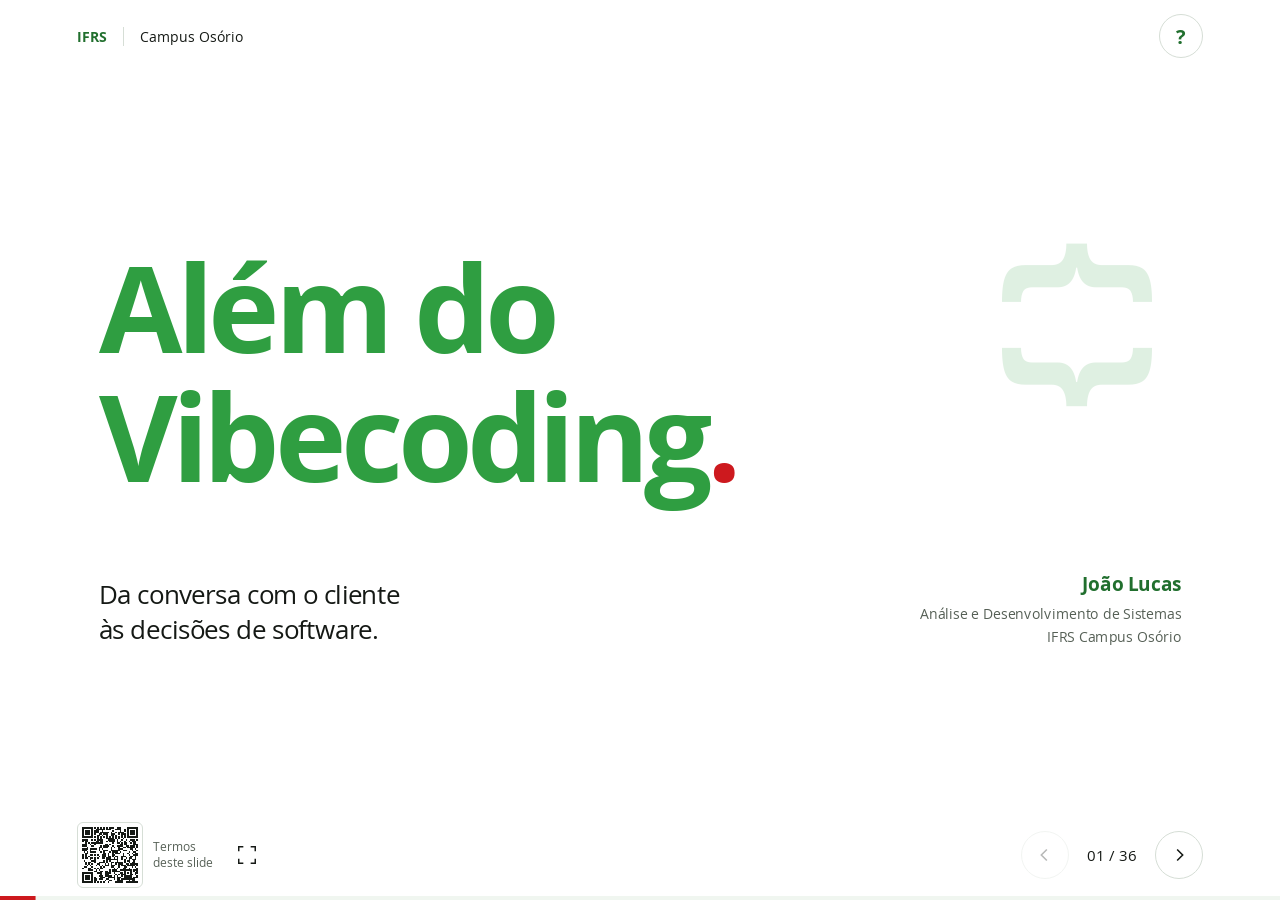
<file: index.html>
<!doctype html>
<html lang="pt-BR">
<head>
  <meta charset="utf-8">
  <meta name="viewport" content="width=device-width, initial-scale=1">
  <meta name="theme-color" content="#2f9e41">
  <meta name="color-scheme" content="only light">
  <meta name="description" content="Além do Vibecoding: uma oficina sobre decisões, engenharia de software e desenvolvimento com IA. IFRS Campus Osório.">
  <title>Além do Vibecoding · João Lucas</title>
  <link rel="stylesheet" href="styles.css?v=318989806f">
  <script src="assets/qrcode.js?v=18ae399f81" defer></script>
  <script src="slides.js?v=240663bb72" defer></script>
  <script src="app.js?v=5cd22096bf" defer></script>
</head>
<body>
  <a class="skip-link" href="#slide">Ir para o slide</a>
  <header class="masthead">
    <span>IFRS <span class="campus">Campus Osório</span></span>
    <button id="questions" class="questions-button" type="button" aria-haspopup="dialog" aria-label="Perguntas" title="Perguntas (Q)">
      <span aria-hidden="true">?</span>
      <span id="questions-badge" class="questions-badge" hidden>0</span>
    </button>
  </header>
  <main id="slide" class="slide" tabindex="-1" aria-label="Apresentação"></main>
  <footer class="controls">
    <div class="tools">
      <a id="slide-qr" class="slide-qr" target="_blank" rel="noopener noreferrer" aria-label="Abrir os termos deste slide no dicionário" hidden><span class="qr"></span><span class="slide-qr-label">Termos<br>deste slide</span></a>
      <button id="fullscreen" class="quiet" title="Tela cheia (F)" aria-label="Entrar em tela cheia">
        <svg viewBox="0 0 24 24" fill="none" stroke="currentColor" stroke-width="1.6" aria-hidden="true"><path d="M8 3H3v5M16 3h5v5M3 16v5h5M21 16v5h-5"/></svg>
      </button>
      <button id="autoplay" class="quiet" hidden aria-label="Pausar demonstração" aria-pressed="false" title="Pausar demonstração (P)">
        <svg viewBox="0 0 24 24" fill="none" stroke="currentColor" stroke-width="1.6" aria-hidden="true"><path id="autoplay-icon" d="M9 5v14M15 5v14"/></svg>
      </button>
    </div>
    <nav aria-label="Navegação dos slides">
      <button id="previous" aria-label="Voltar" title="Voltar (←)"><svg viewBox="0 0 24 24" fill="none" stroke="currentColor" stroke-width="1.7" aria-hidden="true"><path d="m14 6-6 6 6 6"/></svg></button>
      <span id="counter" aria-label="Slide atual"></span>
      <button id="next" aria-label="Avançar" title="Avançar (→ ou Espaço)"><svg viewBox="0 0 24 24" fill="none" stroke="currentColor" stroke-width="1.7" aria-hidden="true"><path d="m10 6 6 6-6 6"/></svg></button>
    </nav>
  </footer>
  <div class="progress" role="progressbar" aria-label="Progresso da apresentação" aria-valuemin="1"><span></span></div>
  <p id="announcement" class="sr-only" role="status" aria-live="polite"></p>
  <dialog id="questions-dialog" class="q-dialog" aria-labelledby="questions-title">
    <div class="q-head">
      <h2 id="questions-title">Perguntas</h2>
      <form method="dialog"><button class="q-close">Fechar</button></form>
    </div>
    <ol id="questions-list" class="q-list"></ol>
  </dialog>
  <dialog id="question-detail" class="q-dialog q-detail" aria-labelledby="question-detail-name">
    <p id="question-detail-name" class="q-detail-name"></p>
    <p id="question-detail-term" class="q-term"></p>
    <p id="question-detail-text" class="q-detail-text"></p>
    <form method="dialog"><button class="q-close">Fechar</button></form>
  </dialog>
  <div id="question-toast" class="q-toast-box" aria-live="polite"></div>
  <noscript>Ative o JavaScript para navegar na apresentação.</noscript>
</body>
</html>
</file>
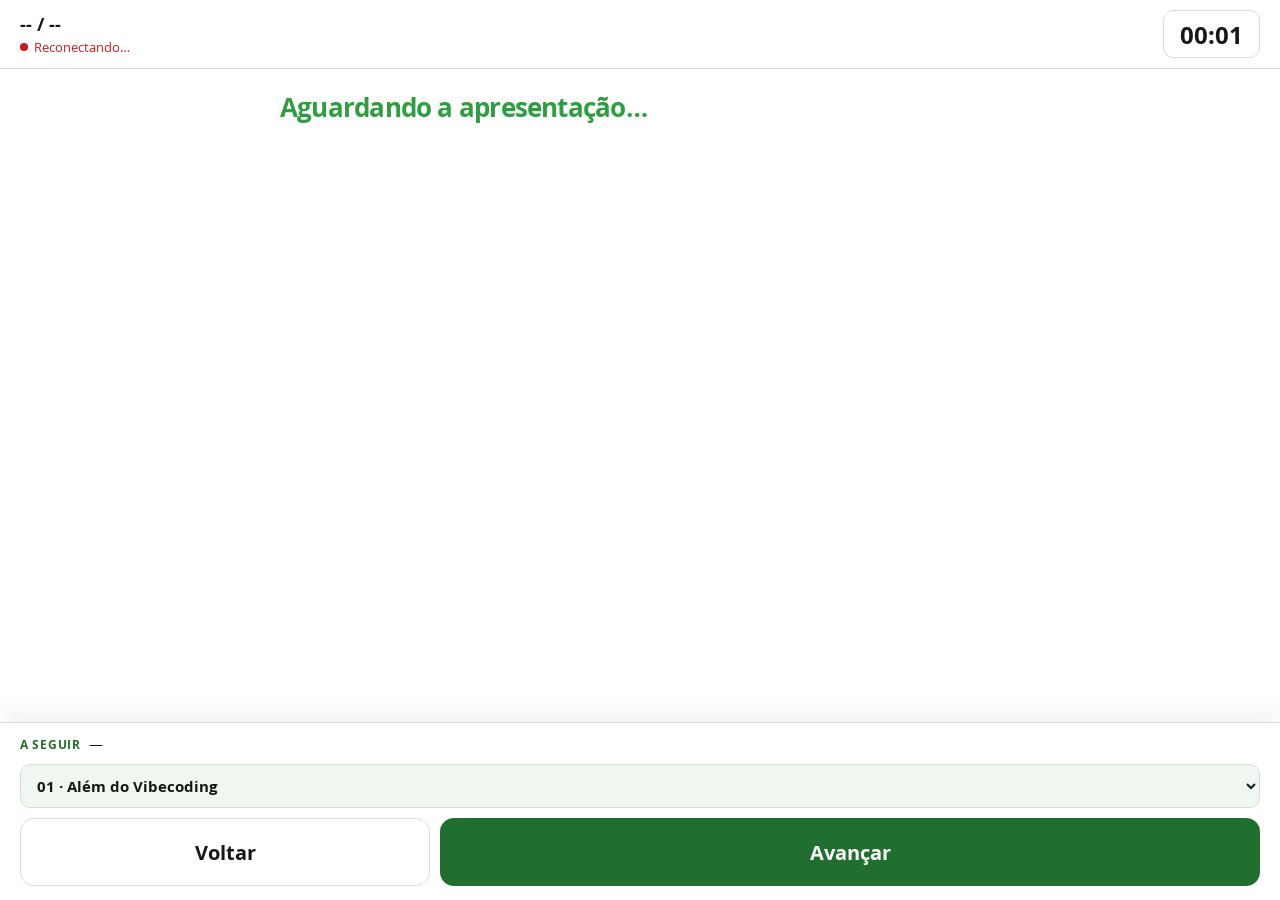
<file: apresentador/index.html>
<!doctype html>
<html lang="pt-BR">
<head>
  <meta charset="utf-8">
  <meta name="viewport" content="width=device-width, initial-scale=1, viewport-fit=cover">
  <meta name="theme-color" content="#ffffff">
  <meta name="color-scheme" content="only light">
  <meta name="robots" content="noindex">
  <title>Apresentador · Além do Vibecoding</title>
  <link rel="stylesheet" href="apresentador.css?v=2541f00676">
  <script src="../slides.js?v=240663bb72" defer></script>
  <script src="apresentador.js?v=c1014c5fa7" defer></script>
</head>
<body>
  <header class="a-top">
    <div class="a-where">
      <span id="counter" class="a-counter">-- / --</span>
      <span id="status" class="a-status" role="status">Conectando…</span>
    </div>
    <button id="timer" class="a-timer" type="button" aria-label="Cronômetro. Toque duas vezes para zerar.">00:00</button>
  </header>

  <main class="a-main">
    <p id="chapter" class="a-chapter"></p>
    <h1 id="title" class="a-title">Aguardando a apresentação…</h1>
    <p id="step" class="a-step"></p>
    <div id="notes" class="a-notes" aria-live="polite"></div>
    <details id="check-box" class="a-check" hidden>
      <summary>Atenção</summary>
      <p id="check"></p>
    </details>
  </main>

  <footer class="a-controls">
    <p class="a-next"><span>A seguir</span> <strong id="next-label">—</strong></p>
    <label class="a-jump">
      <span class="sr-only">Ir para o slide</span>
      <select id="jump"></select>
    </label>
    <div class="a-buttons">
      <button id="prev" class="a-prev" type="button">Voltar</button>
      <button id="forward" class="a-forward" type="button">Avançar</button>
    </div>
  </footer>
  <noscript>Ative o JavaScript para controlar a apresentação.</noscript>
</body>
</html>
</file>
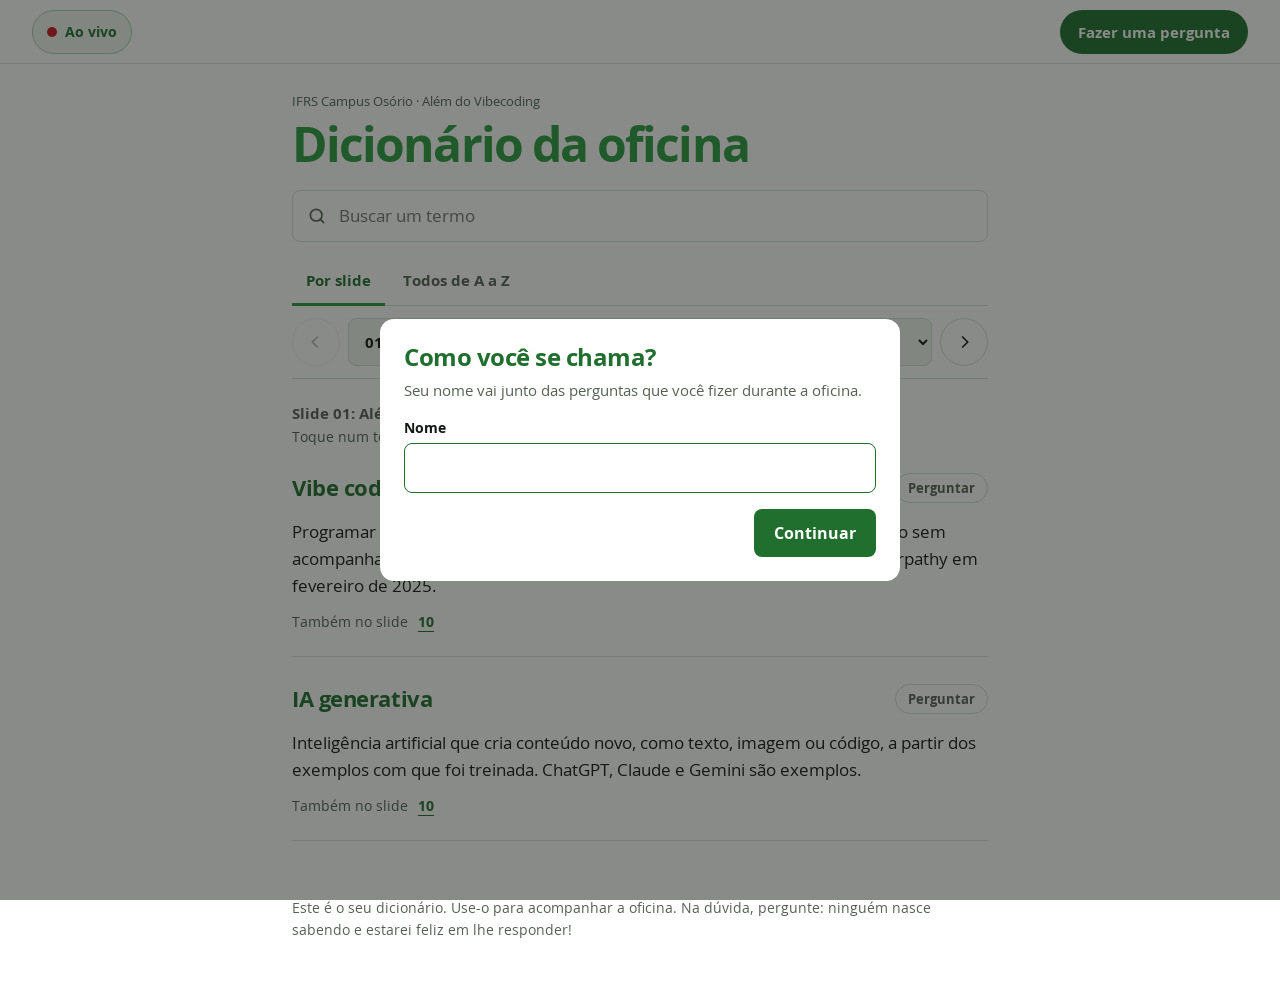
<file: dicionario/index.html>
<!doctype html>
<html lang="pt-BR">
<head>
  <meta charset="utf-8">
  <meta name="viewport" content="width=device-width, initial-scale=1">
  <meta name="theme-color" content="#2f9e41">
  <meta name="color-scheme" content="only light">
  <meta name="description" content="Dicionário da oficina Além do Vibecoding: os termos de cada slide, explicados. IFRS Campus Osório.">
  <title>Dicionário · Além do Vibecoding</title>
  <link rel="stylesheet" href="dicionario.css?v=dd93a4f6a9">
  <script src="../slides.js?v=240663bb72" defer></script>
  <script src="../glossario.js?v=e715bb2430" defer></script>
  <script src="dicionario.js?v=661734e2d6" defer></script>
</head>
<body>
  <a class="skip-link" href="#main">Ir para os termos</a>
  <div class="d-bar">
    <button id="live" class="d-live" type="button" aria-pressed="true">
      <span class="d-live-dot" aria-hidden="true"></span>
      <span id="live-label">Ao vivo</span>
    </button>
    <button id="ask" class="d-ask" type="button" aria-haspopup="dialog">Fazer uma pergunta</button>
  </div>

  <header class="d-head">
    <p class="d-kicker">IFRS Campus Osório · Além do Vibecoding</p>
    <h1>Dicionário da oficina</h1>
    <label class="d-search">
      <span class="sr-only">Buscar um termo</span>
      <svg viewBox="0 0 24 24" aria-hidden="true"><circle cx="11" cy="11" r="7"/><path d="m20 20-4-4"/></svg>
      <input id="search" type="search" placeholder="Buscar um termo" autocomplete="off" enterkeyhint="search">
    </label>
    <nav class="d-tabs" aria-label="Modo de consulta">
      <a id="tab-slide" href="#abertura">Por slide</a>
      <a id="tab-all" href="#termos">Todos de A a Z</a>
    </nav>
  </header>

  <main id="main" tabindex="-1">
    <section id="view-slide" aria-labelledby="slide-heading">
      <div class="d-slidebar">
        <button id="prev" type="button" aria-label="Slide anterior"><svg viewBox="0 0 24 24" aria-hidden="true"><path d="m14 6-6 6 6 6"/></svg></button>
        <label class="d-select">
          <span class="sr-only">Escolher o slide</span>
          <select id="slide-select"></select>
        </label>
        <button id="next" type="button" aria-label="Próximo slide"><svg viewBox="0 0 24 24" aria-hidden="true"><path d="m10 6 6 6-6 6"/></svg></button>
      </div>
      <h2 id="slide-heading" class="d-slide-title"></h2>
      <p class="d-hint">Toque num termo para perguntar sobre ele.</p>
      <ol id="slide-terms" class="d-terms"></ol>
    </section>

    <section id="view-all" aria-labelledby="all-heading" hidden>
      <h2 id="all-heading" class="d-slide-title">Todos os termos</h2>
      <ol id="all-terms" class="d-terms"></ol>
    </section>

    <section id="view-search" aria-labelledby="search-heading" hidden>
      <h2 id="search-heading" class="d-slide-title" aria-live="polite"></h2>
      <ol id="search-terms" class="d-terms"></ol>
    </section>
  </main>

  <footer class="d-foot">
    <p>Este é o seu dicionário. Use-o para acompanhar a oficina. Na dúvida, pergunte: ninguém nasce sabendo e estarei feliz em lhe responder!</p>
  </footer>

  <dialog id="name-dialog" class="d-dialog" aria-labelledby="name-title">
    <form id="name-form" novalidate>
      <h2 id="name-title">Como você se chama?</h2>
      <p class="d-dialog-text">Seu nome vai junto das perguntas que você fizer durante a oficina.</p>
      <label class="d-field">
        <span>Nome</span>
        <input id="name-input" name="nome" type="text" autocomplete="name" maxlength="60" required>
      </label>
      <p id="name-error" class="d-error" role="alert"></p>
      <div class="d-actions"><button class="d-primary" type="submit">Continuar</button></div>
    </form>
  </dialog>

  <dialog id="ask-dialog" class="d-dialog" aria-labelledby="ask-title">
    <form id="ask-form" novalidate>
      <h2 id="ask-title">Fazer uma pergunta</h2>
      <p id="ask-as" class="d-dialog-text"></p>
      <label class="d-field">
        <span>Sua pergunta</span>
        <textarea id="ask-text" name="texto" rows="4" required></textarea>
      </label>
      <p id="ask-error" class="d-error" role="alert"></p>
      <div class="d-actions">
        <button id="ask-cancel" class="d-secondary" type="button">Cancelar</button>
        <button id="ask-send" class="d-primary" type="submit">Enviar</button>
      </div>
    </form>
    <div id="ask-done" class="d-done" hidden>
      <svg viewBox="0 0 24 24" aria-hidden="true"><circle cx="12" cy="12" r="11"/><path d="m7 12.5 3.2 3.2L17 9"/></svg>
      <h2>Pergunta enviada</h2>
      <div class="d-actions"><button id="ask-close" class="d-primary" type="button">Fechar</button></div>
    </div>
  </dialog>
  <noscript>Ative o JavaScript para consultar o dicionário.</noscript>
</body>
</html>
</file>
<file: styles.css>
@font-face{font-family:"Open Sans";src:url("assets/open-sans-regular.ttf") format("truetype");font-weight:400;font-display:swap}
@font-face{font-family:"Open Sans";src:url("assets/open-sans-bold.ttf") format("truetype");font-weight:700 900;font-display:swap}
:root{
  color-scheme:only light;--green-stage:#237a32;--ease-out:cubic-bezier(0.23,1,0.32,1);--feedback-duration:180ms;
  --if-green:#2f9e41;--if-red:#cd191e;--paper:#fff;--ink:#151915;
  --green-ink:#216f2e;--muted:#566056;--line:#d6ded6;--wash:#f0f6f0;
  --gutter:clamp(24px,6vw,104px);--header:82px;--footer:88px;
  font-family:"Open Sans",Arial,sans-serif;color:var(--ink);background:var(--paper);
  font-synthesis:none;
}
*{box-sizing:border-box}
body{margin:0;min-height:100svh}
button,a{-webkit-tap-highlight-color:transparent}
button{font:inherit;cursor:pointer;color:inherit}
a{color:var(--green-ink);text-underline-offset:5px}
button:focus-visible,a:focus-visible,summary:focus-visible{outline:3px solid var(--if-red);outline-offset:5px}
button:disabled{cursor:default;opacity:.3}
button svg{width:22px;height:22px;display:block}
.masthead{height:var(--header);padding:0 var(--gutter);display:flex;align-items:center;justify-content:space-between;font-size:14px;font-weight:700;gap:20px}
.masthead>span:first-child{display:flex;gap:16px;align-items:center}
.campus{font-weight:400;border-left:1px solid var(--line);padding-left:16px}
#chapter{color:var(--muted);font-weight:400;text-align:right}
.slide{min-height:calc(100svh - var(--header) - var(--footer));padding:clamp(22px,4vh,56px) var(--gutter) 40px;display:flex;flex-direction:column;justify-content:center;position:relative;isolation:isolate;outline:none}
h1,h2,h3,p,blockquote,pre{margin:0}
h1,h2,h3{font-weight:700;letter-spacing:-.04em;text-wrap:balance;line-height:1.08}
h1{font-size:clamp(62px,9.8vw,158px);max-width:11ch}
h2{font-size:clamp(42px,5.2vw,82px);max-width:20ch;margin-bottom:40px}
h3{font-size:clamp(24px,2.5vw,38px);letter-spacing:-.035em}
p,li{font-size:clamp(20px,2.05vw,32px);line-height:1.5;max-width:60ch}
.lead{font-size:clamp(24px,2.7vw,42px);line-height:1.4;max-width:40ch;letter-spacing:-.025em}
.small{font-size:clamp(15px,1.15vw,18px);line-height:1.6;color:var(--muted)}
.caption{font-size:clamp(17px,1.45vw,23px);line-height:1.5;color:var(--muted);margin-top:28px;max-width:60ch}
.cover{justify-content:space-between;padding-top:5vh;gap:40px}
.cover h1{color:var(--if-green)}
.cover h1::after{content:".";color:var(--if-red)}
.cover-bottom{display:flex;justify-content:space-between;align-items:flex-end;gap:40px}
.cover-bottom .lead{max-width:24ch;font-size:clamp(22px,2.1vw,34px)}
.byline{text-align:right;min-width:220px}
.byline strong{font-size:20px;display:block;margin-bottom:5px}
.cover-index{position:absolute;top:7vh;right:var(--gutter);color:var(--if-green);font-size:clamp(90px,14vw,210px);font-weight:700;line-height:1;letter-spacing:-.04em;writing-mode:vertical-rl;opacity:.15;z-index:-1}
.split{display:grid;grid-template-columns:minmax(0,1fr) minmax(0,1fr);gap:clamp(30px,5vw,88px);align-items:start}
.split>div,.split>section{min-width:0}
.split h3{margin-bottom:20px}
.split p+p{margin-top:20px}
.split .lead{font-size:clamp(23px,2.6vw,40px)}
.person h2{font-size:clamp(54px,7vw,112px);max-width:10ch}
.person .bio{padding-top:20px}
.links{display:flex;flex-wrap:wrap;gap:20px;margin-top:35px;font-size:20px}
.question h2{font-size:clamp(48px,6.8vw,108px);max-width:18ch}
.question .caption{max-width:48ch}
.tool-names{display:flex;gap:28px;flex-wrap:wrap;margin-top:45px;font-size:clamp(20px,2vw,30px);color:var(--green-ink)}
.statement{background:var(--green-stage);color:var(--paper)}
.statement h2{font-size:clamp(62px,9vw,145px);max-width:15ch;margin-bottom:35px}
.statement .lead{font-size:clamp(23px,2.5vw,38px)}
.statement .caption{color:var(--paper)}
.red-word{color:var(--if-red)}
.definition{border-left:1px solid var(--if-green);padding-left:32px;max-width:48ch}
.contrast{border-top:2px solid var(--line);padding-top:25px}
.contrast.positive{border-top-color:var(--if-green)}
.contrast.negative{border-top-color:var(--if-red)}
.contrast h3{font-size:22px;letter-spacing:0;margin-bottom:24px}
.contrast p{font-size:clamp(23px,2.8vw,42px);letter-spacing:-.035em;line-height:1.35}
.reveal{visibility:hidden}
.reveal.shown{visibility:visible}
.reveal.shown .focus-code{background:var(--wash)}
.rows{display:flex;flex-direction:column;gap:0}
.row{display:grid;grid-template-columns:180px 1fr;gap:30px;padding:19px 0;border-top:1px solid var(--line);align-items:baseline}
.row dt{font-size:20px;font-weight:700;color:var(--green-ink)}
.row dd{margin:0;font-size:clamp(20px,2vw,29px);line-height:1.45}
.flow{display:flex;align-items:stretch;gap:0;margin:20px 0 30px;padding:0;list-style:none}
.flow li{flex:1;min-width:0;position:relative;padding:22px 25px 20px 0;font-size:clamp(20px,2vw,31px);font-weight:700;border-top:4px solid var(--if-green)}
.flow li+li{padding-left:25px}
.flow li+li::before{content:"›";position:absolute;left:-6px;top:21px;color:var(--green-ink);font-weight:400}
.flow small{display:block;font-size:clamp(15px,1.4vw,22px);font-weight:400;margin-top:12px;color:var(--muted);line-height:1.5}
.code{font-family:"DejaVu Sans Mono",Consolas,monospace;background:var(--wash);border-left:1px solid var(--if-green);padding:28px 32px;font-size:clamp(17px,1.6vw,25px);line-height:1.65;tab-size:4;max-width:100%;white-space:pre-wrap;overflow-wrap:anywhere}
.code .kw{color:var(--green-ink);font-weight:700}
.code .comment{color:var(--muted)}
.code .focus-code{background:#d5e9d7;display:inline-block;width:100%}
.code-title{font-size:17px;color:var(--muted);margin-bottom:12px}
.exercise{grid-template-columns:minmax(0,1.35fr) minmax(0,1fr);align-items:center}
.exercise .lead{font-size:clamp(26px,3vw,46px)}
.exercise .caption{font-size:clamp(17px,1.5vw,23px)}
.action{background:var(--green-ink);color:white;border:0;border-radius:4px;padding:13px 22px;min-height:48px;font-size:18px;transition:background-color var(--feedback-duration) ease,border-color var(--feedback-duration) ease}
.action:hover{background:#174f20}
.action.secondary{color:var(--ink);background:var(--wash);border:1px solid var(--line)}
.action.secondary:hover{background:#dcebdc}
.demo-actions{display:flex;gap:14px;flex-wrap:wrap;margin-top:26px}
.memory{margin-top:25px;display:grid;grid-template-columns:minmax(0,1fr) minmax(0,1fr);gap:20px}
.memory>div{border-left:1px solid var(--if-green);padding:10px 0 10px 20px}
.memory span{display:block;font-size:16px;color:var(--muted)}
.memory output{font-size:clamp(20px,2.2vw,34px);font-weight:700}
.memory [data-changed="true"]{border-color:var(--if-red)}
.memory [data-changed="true"] output{color:var(--if-red)}
.demo-result{min-height:4.5em;margin-top:18px;font-size:19px;max-width:60ch;color:var(--green-ink)}
.file-label{font-size:clamp(25px,3vw,45px);font-weight:700;letter-spacing:-.04em;margin-bottom:20px}
.scope-table{width:100%;border-collapse:collapse;margin-top:12px;text-align:left}
.scope-table th,.scope-table td{padding:19px 24px 19px 0;border-bottom:1px solid var(--line);font-size:clamp(17px,1.7vw,26px);vertical-align:top}
.scope-table th{font-weight:700;color:var(--green-ink)}
.scope-table code{font-size:.85em;overflow-wrap:anywhere}
.stack{display:grid;grid-template-columns:repeat(3,minmax(0,1fr));gap:40px}
.stack>div{border-top:4px solid var(--if-green);padding-top:20px}
.stack h3{margin:12px 0 15px}
.stack .small{font-size:18px}
.stack p{font-size:21px}
.list{padding:0;list-style:none;margin:0;max-width:70ch}
.list li{padding:18px 0;border-top:1px solid var(--line)}
.list strong{color:var(--green-ink)}
.translation{display:grid;grid-template-columns:minmax(0,1fr) minmax(0,1.15fr);gap:60px;align-items:start}
.choices{display:flex;flex-direction:column;gap:12px}
.choice{background:transparent;border:1px solid var(--line);border-radius:4px;padding:18px 22px;text-align:left;min-height:64px;font-size:clamp(20px,1.8vw,28px);transition:background-color var(--feedback-duration) ease,border-color var(--feedback-duration) ease}
.choice:hover{background:var(--wash)}
.choice[aria-pressed="true"]{background:var(--wash);border:1px solid var(--if-red);color:var(--if-red)}
.translation-output{padding-top:10px;min-height:280px}
.translation-output h3{font-size:21px;margin-bottom:20px;color:var(--green-ink);letter-spacing:0}
.translation-output p{font-size:clamp(24px,2.8vw,42px);line-height:1.4}
.decision-prompts{display:grid;grid-template-columns:minmax(0,1fr) minmax(0,1fr);gap:30px 60px}
.decision-prompts p{border-top:2px solid var(--if-green);padding-top:20px;font-size:clamp(23px,2.5vw,38px);line-height:1.4}
.decision-prompts small{display:block;font-size:18px;color:var(--muted);margin-top:12px;line-height:1.5}
.controls{min-height:var(--footer);padding:12px var(--gutter) 16px;display:flex;align-items:center;justify-content:space-between;gap:20px}
.controls nav,.tools{display:flex;align-items:center;gap:10px}
.controls button{background:transparent;border:1px solid var(--line);border-radius:50%;width:48px;height:48px;display:grid;place-items:center;transition:background-color var(--feedback-duration) ease,border-color var(--feedback-duration) ease}
.controls button:hover:not(:disabled){background:var(--wash);color:var(--ink)}
.controls .quiet{border:0;border-radius:4px;font-size:16px;min-width:48px;width:auto;padding:0 12px}
.controls nav span{font-size:15px;min-width:66px;text-align:center;font-variant-numeric:tabular-nums}
.progress{position:fixed;bottom:0;height:4px;background:var(--wash);width:100%;z-index:2}
.progress span{height:100%;display:block;background:var(--if-red);width:100%;transform:scaleX(0);transform-origin:left}
.sr-only{position:absolute;width:1px;height:1px;padding:0;margin:-1px;overflow:hidden;clip:rect(0,0,0,0);white-space:nowrap;border:0}
.skip-link{position:fixed;top:10px;left:10px;z-index:10;transform:translateY(-150%);background:white;padding:15px}
.skip-link:focus{transform:translateY(0)}
@media(min-width:1600px){.slide{max-width:1800px;margin:0 auto}}
@media(min-width:651px) and (max-height:800px){:root{
  color-scheme:only light;--green-stage:#237a32;--ease-out:cubic-bezier(0.23,1,0.32,1);--feedback-duration:180ms;--header:60px;--footer:66px}.slide{padding-top:20px;padding-bottom:22px}h2{font-size:clamp(36px,4.4vw,60px);margin-bottom:24px}.code{font-size:clamp(14px,1.3vw,21px);line-height:1.5;padding:20px}.row{padding:13px 0}.row dd{font-size:clamp(20px,1.8vw,27px)}.statement h2{font-size:clamp(54px,8vw,110px);margin-bottom:24px}.statement .lead{font-size:clamp(23px,2.1vw,32px)}.caption{margin-top:20px}.cover{padding-top:25px;gap:25px}.question h2{font-size:clamp(46px,6vw,90px)}.tool-names{margin-top:28px}.flow{margin-top:10px;margin-bottom:20px}.flow li{padding-top:16px;padding-bottom:16px}.flow li+li::before{top:15px}.decision-prompts{gap:22px 50px}.decision-prompts p{font-size:clamp(23px,2.1vw,32px);padding-top:16px}}
@media(max-width:900px){:root{
  color-scheme:only light;--green-stage:#237a32;--ease-out:cubic-bezier(0.23,1,0.32,1);--feedback-duration:180ms;--header:70px;--footer:80px}.masthead{font-size:12px}.split,.translation{gap:30px}.row{grid-template-columns:130px 1fr;gap:20px}h2{margin-bottom:28px}.stack{gap:25px}.code{padding:20px;font-size:16px}.cover-index{font-size:120px}.stack p{font-size:18px}}
@media(max-width:650px){:root{
  color-scheme:only light;--green-stage:#237a32;--ease-out:cubic-bezier(0.23,1,0.32,1);--feedback-duration:180ms;--gutter:24px;--header:72px;--footer:80px}.masthead{gap:12px}.masthead>span:first-child{gap:10px}.campus{padding-left:10px}#chapter{max-width:125px;line-height:1.4}.slide{padding-top:25px;justify-content:center;padding-bottom:30px}h1{font-size:clamp(58px,14vw,91px)}h2{font-size:40px;letter-spacing:-.04em}h3{font-size:26px}p,li{font-size:21px}.lead{font-size:25px}.cover{justify-content:space-between;gap:50px;min-height:calc(100svh - 152px)}.cover-index{display:none}.cover-bottom{display:block}.byline{text-align:left;margin-top:32px}.byline strong{font-size:18px}.cover-bottom .lead{font-size:24px}.split,.exercise,.translation{grid-template-columns:1fr;gap:30px}.person h2{font-size:58px;margin-bottom:0}.person .bio{padding-top:0}.question h2{font-size:46px}.statement h2{font-size:60px}.tool-names{gap:14px;margin-top:24px;font-size:18px}.row{grid-template-columns:1fr;gap:5px;padding:14px 0}.row dt{font-size:17px}.row dd{font-size:21px}.flow{display:block;margin:0}.flow li{padding:16px 0 16px 24px;border-top:0;border-left:3px solid var(--if-green)}.flow li+li{padding:16px 0 16px 24px}.flow li+li::before{display:none}.flow small{font-size:17px;margin-top:4px}.code{font-size:13px;padding:18px 14px;line-height:1.7}.stack{grid-template-columns:1fr;gap:23px}.stack h3{font-size:27px;margin:7px 0}.stack p{font-size:19px}.stack .small{font-size:16px}.scope-table th,.scope-table td{font-size:15px;padding:15px 10px 15px 0}.memory{gap:12px}.memory output{font-size:22px}.decision-prompts{grid-template-columns:1fr;gap:20px}.decision-prompts p{font-size:25px;padding-top:15px}.controls{gap:6px;padding-left:14px;padding-right:14px}.tools,.controls nav{gap:2px}.controls .quiet{padding:0 8px}.controls nav span{min-width:58px;font-size:13px}.controls nav button{width:44px;height:44px}.caption{margin-top:20px}.translation-output{min-height:170px}.translation-output p{font-size:28px}.definition{padding-left:20px}.list li{font-size:21px}}

/* Enquadramento da apresentação: todos os estados cabem na área medida. */
html{width:100%;height:100%;overflow:clip;background:var(--paper)}
:root{--header:clamp(44px,8dvh,78px);--footer:clamp(56px,10dvh,84px)}
body{width:100%;height:100vh;height:100dvh;min-height:0;display:grid;grid-template-rows:var(--header) minmax(0,1fr) var(--footer);overflow:hidden;background:var(--paper);color:var(--ink)}
[hidden]{display:none!important}
::selection{background:var(--green-ink);color:var(--paper)}
.masthead{min-width:0;height:100%}
.slide,.cover{min-width:0;min-height:0;width:100%;height:100%;padding:clamp(12px,3dvh,36px) var(--gutter);display:flex;justify-content:center;align-items:center;overflow:hidden;margin:0;max-width:none}
.slide-content{width:100%;max-width:1560px;min-width:0;flex:0 0 auto;display:flex;flex-direction:column;position:relative;transform-origin:center}
.cover .slide-content{gap:clamp(36px,8dvh,90px)}
.cover-index{top:0;right:0;letter-spacing:-.04em}
body[data-tone="green"]{background:var(--green-stage);color:var(--paper)}
body[data-tone="green"] #chapter,body[data-tone="green"] .caption,body[data-tone="green"] .small{color:var(--paper)}
body[data-tone="green"] .campus{border-color:rgb(255 255 255 / .45)}
body[data-tone="green"] .controls button{border-color:rgb(255 255 255 / .55)}
body[data-tone="green"] .controls button:hover:not(:disabled){background:rgb(255 255 255 / .12);color:var(--paper)}
body[data-tone="green"] :focus-visible{outline-color:var(--paper)}
body[data-tone="green"] .progress{background:rgb(255 255 255 / .16)}
.keyword{color:var(--if-red);font-weight:700}
.controls{min-height:0;height:100%;padding-top:0;padding-bottom:6px}
.controls button:active:not(:disabled){opacity:.65}
.action,.action.secondary{background:var(--wash);color:var(--ink);border:1px solid var(--line);font-weight:700}
.action[aria-pressed="true"]{color:var(--if-red);border-color:var(--if-red);font-weight:700}
.action:hover,.action.secondary:hover{background:var(--wash)}
.action:active,.choice:active{opacity:.75}
.memory>div{border-left:0;border-top:2px solid var(--if-green);padding:18px 0}
.scope-table{table-layout:fixed}
.scope-table th,.scope-table td{overflow-wrap:anywhere}
#requirement-acceptance{min-height:3em}
@media(max-width:650px){
  :root{--gutter:22px;--header:54px;--footer:62px}
  h1{font-size:clamp(50px,13vw,82px)}h2{font-size:35px;margin-bottom:24px}
  .cover .slide-content{gap:36px}.cover-bottom .lead{font-size:22px}.byline{margin-top:24px}
  .split,.exercise,.translation{grid-template-columns:minmax(0,1fr);gap:24px}
  .row{grid-template-columns:minmax(0,1fr);padding:12px 0}.row dt{font-size:16px}.row dd{font-size:19px}
  .stack{grid-template-columns:minmax(0,1fr);gap:20px}
  .decision-prompts{grid-template-columns:minmax(0,1fr);gap:18px}
  .decision-prompts p{font-size:23px;padding-top:12px}.decision-prompts small{font-size:16px}
  .caption{font-size:16px}.code{line-height:1.6}.lead{font-size:23px}
  .scope-table th,.scope-table td{font-size:14px;padding:14px 8px 14px 0}
  .translation-output{min-height:190px}.translation-output p{font-size:26px}
  .translation-output h3{font-size:18px;margin-bottom:14px}
  .choice{min-height:48px;padding:12px 16px;font-size:19px}
  .memory{margin-top:0}.memory>div{padding:12px 0}.demo-result{min-height:4.5em;font-size:17px}
  .action{padding:12px;font-size:16px}.controls button{width:44px;height:44px}
}

/* Movimento: as entradas ficam em app.js (WAAPI); aqui, só mudanças de estado. */
body,.slide{transition:background-color 360ms ease,color 360ms ease}
#chapter,.caption,.small{transition:color 360ms ease}
.progress span{transition:transform 480ms var(--ease-out)}
.controls button{transition:background-color var(--feedback-duration) ease,border-color var(--feedback-duration) ease,transform 140ms var(--ease-out)}
.action,.choice{transition:background-color var(--feedback-duration) ease,border-color var(--feedback-duration) ease,color var(--feedback-duration) ease,transform 140ms var(--ease-out)}
.controls button:active:not(:disabled){transform:scale(.94)}
.action:active,.choice:active{transform:scale(.98)}
.memory>div{transition:border-color 260ms ease}
.memory output{transition:color 260ms ease}
@media(prefers-reduced-motion:reduce){
  .progress span{transition:none}
  .controls button:active:not(:disabled),.action:active,.choice:active{transform:none}
}

/* Verde no texto: títulos no verde oficial (corpo grande), rótulos no verde escuro. */
h2{color:var(--if-green)}
h3,.flow li,.file-label,.byline strong,.memory output,.masthead>span:first-child{color:var(--green-ink)}
.masthead>span:first-child{transition:color 360ms ease}
.campus{color:var(--ink)}
.statement h2,body[data-tone="green"] .masthead>span:first-child,body[data-tone="green"] .campus{color:inherit}
.contrast.negative h3:not(.keyword){color:var(--ink)}

/* Escada de abstração */
.stairs{list-style:none;margin:8px 0 0;padding:0;display:grid;grid-template-columns:repeat(5,minmax(0,1fr));align-items:end;gap:clamp(8px,1vw,16px);--step:clamp(40px,7dvh,78px)}
.stairs li{display:flex;flex-direction:column;gap:6px;padding:16px 16px 0;border-top:4px solid var(--if-green);background:var(--wash);font-size:clamp(17px,1.6vw,26px);line-height:1.25;max-width:none}
.stairs li:nth-child(1){min-height:calc(var(--step)*1.5)}
.stairs li:nth-child(2){min-height:calc(var(--step)*2.3)}
.stairs li:nth-child(3){min-height:calc(var(--step)*3.1)}
.stairs li:nth-child(4){min-height:calc(var(--step)*3.9)}
.stairs li:nth-child(5){min-height:calc(var(--step)*4.7)}
.stairs strong{color:var(--green-ink)}
.stairs small{font-size:clamp(13px,1.1vw,17px);color:var(--muted)}
.stairs .stairs-top{border-top-color:var(--if-red)}
.stairs .stairs-top strong{color:var(--if-red)}

/* Requisitos, skills, formulário e fatos do campus */
.tag-id{display:block;font-family:"DejaVu Sans Mono",Consolas,monospace;font-size:14px;font-weight:400;color:var(--muted);margin-bottom:2px}
.skill-list li{display:flex;flex-direction:column;gap:6px;font-size:clamp(18px,1.6vw,24px);line-height:1.45}
.skill-list code{font-family:"DejaVu Sans Mono",Consolas,monospace;font-weight:700;color:var(--green-ink)}
.tags{list-style:none;margin:0;padding:0;display:flex;flex-wrap:wrap;gap:10px}
.tags li{font-size:clamp(16px,1.45vw,22px);line-height:1.3;padding:8px 14px;border:1px solid var(--line);border-radius:999px;background:var(--wash);max-width:none}
.facts{display:grid;grid-template-columns:repeat(3,minmax(0,1fr));gap:clamp(24px,4vw,64px);margin:clamp(28px,5dvh,56px) 0 0}
.facts div{border-top:2px solid rgb(255 255 255 / .5);padding-top:16px}
.facts dt{font-size:clamp(40px,5vw,76px);font-weight:700;letter-spacing:-.04em;line-height:1}
.facts dd{margin:10px 0 0;font-size:clamp(17px,1.6vw,24px);line-height:1.4}

/* Cenas ilustradas: casa, prédio e condomínio */
.build{display:grid;grid-template-columns:minmax(0,.85fr) minmax(0,1.15fr);gap:clamp(30px,5vw,80px);align-items:center}
.build-steps{list-style:none;margin:0;padding:0}
.build-steps li{display:grid;grid-template-columns:minmax(0,10ch) minmax(0,1fr);gap:20px;padding:12px 0;border-top:1px solid var(--line);font-size:clamp(19px,1.8vw,28px);line-height:1.3;align-items:baseline;max-width:none}
.build-steps span{color:var(--green-ink);font-weight:700}
.towns h3{margin-bottom:10px}
/* Palco 3D: perspectiva no palco, mundo com câmera em --rx/--ry e escala --k (app.js). */
.stage3d{position:relative;width:100%;perspective:1400px;perspective-origin:50% 35%;--rx:-22deg;--ry:-34deg;--k:1}
.stage3d.house{max-height:58dvh}
.stage3d.house[data-stage=""],.stage3d.house[data-stage="planta"]{--rx:-62deg;--ry:-14deg}
.stage3d.house[data-stage="chaves"]{--ry:-46deg}
.towns .stage3d{margin-bottom:18px}
.stage3d .world{position:absolute;left:50%;top:68%;width:0;height:0;transform-style:preserve-3d;transform:scale(var(--k)) rotateX(var(--rx)) rotateY(var(--ry));transition:transform 1.2s cubic-bezier(0.77,0,0.175,1)}
.stage3d.tower3 .world{top:82%}
.stage3d.condo3 .world{top:66%}
.stage3d .at,.stage3d .anim{position:absolute;left:0;top:0;transform-style:preserve-3d}
.stage3d .at{transform:translate3d(var(--x),var(--y),var(--z))}
.stage3d .anim{transform-origin:0 0}
.stage3d [data-part]{visibility:hidden}
.stage3d [data-part].shown{visibility:visible}
.stage3d .box{position:absolute;left:calc(var(--w) / -2);top:calc(var(--h) * -1);width:var(--w);height:var(--h);transform-style:preserve-3d}
.stage3d .face{position:absolute;left:0;top:0;width:var(--w);height:var(--h);background:var(--fc);--fc:var(--cf)}
.stage3d .face.f{transform:translateZ(calc(var(--d) / 2))}
.stage3d .face.k{transform:rotateY(180deg) translateZ(calc(var(--d) / 2));--fc:var(--cs)}
.stage3d .face.l,.stage3d .face.r{width:var(--d);left:calc((var(--w) - var(--d)) / 2);--fc:var(--cs)}
.stage3d .face.l{transform:rotateY(-90deg) translateZ(calc(var(--w) / 2))}
.stage3d .face.r{transform:rotateY(90deg) translateZ(calc(var(--w) / 2))}
.stage3d .face.t{height:var(--d);top:calc((var(--h) - var(--d)) / 2);transform:rotateX(90deg) translateZ(calc(var(--h) / 2));--fc:var(--ct)}
.stage3d .plane{position:absolute;left:0;top:0;display:block;font-style:normal}
.stage3d .ground3{position:absolute;left:0;top:0;transform:rotateX(90deg);background:radial-gradient(closest-side,#e2ebe2,rgb(226 235 226 / 0))}
.stage3d .plan{position:absolute;left:-150px;top:-110px;width:300px;height:250px;overflow:visible;transform-origin:150px 110px;transform:rotateX(90deg)}
.stage3d .plan path{fill:none;stroke:var(--if-green);stroke-width:2.5;stroke-linecap:round}
.stage3d .plan text{fill:var(--green-ink);font:700 13px "Open Sans",Arial,sans-serif;text-anchor:middle}
.stage3d .plan .dim{font-weight:400}
.stage3d .road3 path{stroke:#b9cbb9;stroke-width:10}
.stage3d [data-anim="draw"]{stroke-dasharray:1;stroke-dashoffset:0}
.stage3d .slab3{--cf:#5f685f;--cs:#4b544c;--ct:#778077}
.stage3d .course{--cf:#e9f1e9;--cs:#c9d8c9;--ct:#f5f9f5}
.stage3d .course.alt{--cf:#dfeadf;--cs:#bfcfbf}
.stage3d .floor{--cf:#e9f1e9;--cs:#c9d8c9;--ct:#f5f9f5}
.stage3d .floor .face.f,.stage3d .floor .face.r{background-image:linear-gradient(var(--fc) 0 12px,transparent 12px 32px,var(--fc) 32px),repeating-linear-gradient(90deg,var(--fc) 0 10px,#fff 10px 28px,var(--fc) 28px 37.5px)}
.stage3d .floor.ground-floor .face.f{background-image:none}
.stage3d .roofslab{--cf:#b0161a;--cs:#951216;--ct:var(--if-red)}
.stage3d .pole3{--cf:var(--ink);--cs:var(--ink);--ct:var(--ink)}
.stage3d .roofplane{background:repeating-linear-gradient(#cd191e 0 13px,#b8161b 13px 14px)}
.stage3d .roofplane.green{background:repeating-linear-gradient(#216f2e 0 9px,#1b5c26 9px 10px)}
.stage3d .roofplane.gray{background:repeating-linear-gradient(#5f685f 0 9px,#4f574f 9px 10px)}
.stage3d .roofplane.back{filter:brightness(.8)}
.stage3d .gable{background:#c9d8c9}
.stage3d .win{position:relative;overflow:hidden;background:var(--paper);border:3px solid var(--green-ink);box-sizing:border-box}
.stage3d .win .bars{position:absolute;inset:0;background:linear-gradient(var(--green-ink),var(--green-ink)) center/3px 100% no-repeat,linear-gradient(var(--green-ink),var(--green-ink)) center/100% 3px no-repeat}
.stage3d .light{position:absolute;inset:0;background:#ffd665}
.stage3d .door3{position:relative;overflow:hidden;background:var(--green-ink)}
.stage3d .door3 .leaf{position:absolute;left:0;top:0;bottom:0;width:24%;background:#174f20}
.stage3d .badge{position:absolute;left:-15px;top:-15px;width:30px;height:30px;border-radius:50%;background:var(--if-green);display:grid;place-items:center;transform:rotateY(calc(var(--ry) * -1)) rotateX(calc(var(--rx) * -1));transition:transform 1.2s cubic-bezier(0.77,0,0.175,1)}
.stage3d .badge svg{width:22px;height:22px}
.stage3d .badge path{fill:none;stroke:var(--paper);stroke-width:3;stroke-linecap:round;stroke-linejoin:round}
.stage3d .pennant{position:absolute;left:0;top:-13px;width:74px;height:26px;padding-left:9px;box-sizing:border-box;background:var(--if-green);color:var(--paper);font:700 13px/26px "Open Sans",Arial,sans-serif;font-style:normal;clip-path:polygon(0 0,100% 0,86% 50%,100% 100%,0 100%)}
@media(prefers-reduced-motion:reduce){.stage3d .world,.stage3d .badge{transition:none}}

@media(max-width:650px){
  .stairs{grid-template-columns:minmax(0,1fr);gap:6px}
  .stairs li{min-height:0!important;padding:10px 14px;border-top:0;border-left:4px solid var(--if-green)}
  .stairs .stairs-top{border-left-color:var(--if-red)}
  .facts{grid-template-columns:minmax(0,1fr);gap:14px;margin-top:24px}.facts dt{font-size:38px}
  .build{grid-template-columns:minmax(0,1fr);gap:16px}
  .build-steps li{padding:8px 0;font-size:18px}
}

.build-steps li{grid-template-columns:minmax(0,11ch) minmax(0,1fr)}
.row:has(.tag-id){align-items:center}
@media(min-width:651px){.stack:has(> :nth-child(4)){grid-template-columns:repeat(4,minmax(0,1fr));gap:32px}}

/* QR codes: slide do dicionário, canto de cada slide e perfis */
.qr{display:inline-block;background:#fff;padding:8px;line-height:0;border-radius:6px;box-sizing:border-box}
.qr svg{display:block;width:100%;height:auto}
.qr path{fill:#151915}
.slide-qr{display:flex;align-items:center;gap:10px;color:var(--muted);text-decoration:none;font-size:12px;line-height:1.3;min-height:44px}
.slide-qr .qr{width:calc(var(--footer) - 18px);height:calc(var(--footer) - 18px);min-width:44px;min-height:44px;padding:4px;border:1px solid var(--line)}
body[data-tone="green"] .slide-qr{color:var(--paper)}
body[data-tone="green"] .slide-qr .qr{border-color:transparent}
.qr-slide{align-items:center}
.qr-big{display:flex;flex-direction:column;align-items:center;gap:16px}
.qr-large{width:min(46dvh,440px);padding:16px;border:1px solid var(--line)}
.qr-url{font-size:clamp(15px,1.3vw,20px);color:var(--muted);text-align:center;overflow-wrap:anywhere;max-width:none}
.person-grid{align-items:center}
.avatar{display:block;width:clamp(88px,9vw,136px);height:auto;aspect-ratio:1;border-radius:50%;object-fit:cover;margin-bottom:22px;border:3px solid var(--if-green)}
.profiles{display:flex;flex-direction:column;gap:20px}
.profile{display:flex;align-items:center;gap:24px;padding:16px;border:1px solid var(--line);border-radius:8px;color:var(--ink);text-decoration:none;transition:border-color var(--feedback-duration) ease}
.profile:hover{border-color:var(--green-ink)}
.profile .qr{flex:0 0 auto;width:clamp(110px,11vw,168px);padding:6px}
.profile-text{display:flex;flex-direction:column;align-items:flex-start;gap:6px;min-width:0}
.profile-logo{width:34px;height:34px}
.profile strong{font-size:clamp(22px,2vw,32px);letter-spacing:-.02em}
.profile-text span{font-size:clamp(14px,1.25vw,19px);color:var(--muted);overflow-wrap:anywhere}
@media(max-width:650px){.slide-qr-label{display:none}.profile{gap:16px;padding:12px}.profile .qr{width:96px}}

/* Perguntas no projetor: botão "?" com contador, lista, pergunta aberta e card de chegada */
.questions-button{position:relative;display:grid;place-items:center;width:44px;height:44px;flex:none;border:1px solid var(--line);border-radius:50%;background:transparent;font-size:20px;font-weight:700;color:var(--green-ink);transition:background-color var(--feedback-duration) ease,border-color var(--feedback-duration) ease,transform 140ms var(--ease-out)}
.questions-button:active{transform:scale(.94)}
@media(hover:hover) and (pointer:fine){.questions-button:hover{background:var(--wash)}}
body[data-tone="green"] .questions-button{color:var(--paper);border-color:rgb(255 255 255 / .55)}
@media(hover:hover) and (pointer:fine){body[data-tone="green"] .questions-button:hover{background:rgb(255 255 255 / .12)}}
.questions-badge{position:absolute;top:-6px;right:-8px;min-width:22px;height:22px;padding:0 6px;border-radius:11px;background:var(--if-red);color:var(--paper);font-size:13px;font-weight:700;line-height:22px;text-align:center;font-variant-numeric:tabular-nums;box-shadow:0 0 0 2px var(--paper)}
body[data-tone="green"] .questions-badge{box-shadow:0 0 0 2px var(--green-stage)}

.q-dialog{width:min(920px,calc(100vw - 48px));max-height:calc(100dvh - 64px);padding:32px 36px;border:0;border-radius:12px;background:var(--paper);color:var(--ink);overflow:auto}
.q-dialog::backdrop{background:rgb(21 25 21 / .5)}
.q-dialog[open]{animation:q-in 220ms var(--ease-out)}
@keyframes q-in{from{opacity:0;translate:0 12px}}
.q-head{display:flex;align-items:center;justify-content:space-between;gap:20px;margin-bottom:16px}
.q-head h2{margin:0;font-size:clamp(30px,3vw,44px);color:var(--if-green)}
.q-close{min-height:48px;padding:0 20px;border:1px solid var(--line);border-radius:4px;background:var(--wash);font-size:17px;font-weight:700}
.q-list{list-style:none;margin:0;padding:0}
.q-list li+li{margin-top:10px}
.q-item{display:flex;flex-direction:column;align-items:flex-start;gap:6px;width:100%;padding:16px 20px;border:1px solid var(--line);border-left:4px solid var(--line);border-radius:6px;background:var(--paper);text-align:left;transition:background-color var(--feedback-duration) ease,border-color var(--feedback-duration) ease}
.q-item.unread{background:#fdf1f1;border-color:#f1c7c8;border-left-color:var(--if-red)}
.q-item.unread .q-name::after{content:"nova";margin-left:10px;padding:2px 8px;border-radius:10px;background:var(--if-red);color:var(--paper);font-size:12px;vertical-align:2px}
@media(hover:hover) and (pointer:fine){.q-item:hover{border-color:var(--green-ink)}}
.q-name{font-size:17px;font-weight:700;color:var(--green-ink)}
.q-item:not(.unread) .q-name{color:var(--muted)}
.q-term{display:inline-block;padding:2px 10px;border-radius:12px;background:var(--wash);color:var(--green-ink);font-size:14px;font-weight:700}
.q-text{display:-webkit-box;-webkit-box-orient:vertical;-webkit-line-clamp:2;overflow:hidden;font-size:clamp(19px,1.7vw,24px);line-height:1.4;overflow-wrap:anywhere}
.q-item:not(.unread) .q-text{color:var(--muted)}
.q-empty{padding:24px 0;font-size:20px;color:var(--muted)}
/* Pergunta aberta: nome, termo e "Fechar" ficam fixos; só o texto rola. */
.q-detail{display:flex;flex-direction:column;align-items:flex-start;gap:14px;overflow:hidden}
.q-detail:not([open]){display:none}
.q-detail-name{margin:0;font-size:clamp(20px,1.8vw,26px);font-weight:700;color:var(--green-ink)}
.q-detail-text{flex:1 1 auto;min-height:0;width:100%;margin:0;max-width:none;overflow:auto;font-size:clamp(28px,3.2vw,46px);line-height:1.3;letter-spacing:-.02em;overflow-wrap:anywhere;white-space:pre-wrap}
.q-detail-text.long{font-size:clamp(20px,1.8vw,26px);line-height:1.5;letter-spacing:0;padding-right:8px}
.q-detail form{align-self:flex-end;margin-top:8px}

.q-toast-box{position:fixed;left:0;right:0;bottom:calc(var(--footer) + 12px);z-index:5;display:flex;justify-content:center;padding:0 24px;pointer-events:none}
.q-toast{display:flex;flex-direction:column;align-items:flex-start;gap:6px;width:min(560px,100%);padding:16px 20px;border-radius:10px;background:var(--paper);color:var(--ink);border:1px solid var(--line);box-shadow:0 12px 32px rgb(21 25 21 / .18)}
.q-toast .q-text{font-size:20px}
@media(prefers-reduced-motion:reduce){.q-dialog[open]{animation:none}.questions-button:active{transform:none}}
</file>
<file: apresentador/apresentador.css>
@font-face{font-family:"Open Sans";src:url("../assets/open-sans-regular.ttf") format("truetype");font-weight:400;font-display:swap}
@font-face{font-family:"Open Sans";src:url("../assets/open-sans-bold.ttf") format("truetype");font-weight:700 900;font-display:swap}
:root{
  color-scheme:only light;
  --if-green:#2f9e41;--if-red:#cd191e;--paper:#fff;--ink:#151915;
  --green-ink:#216f2e;--muted:#566056;--line:#d6ded6;--wash:#f0f6f0;
  --ease-out:cubic-bezier(0.23,1,0.32,1);--gutter:20px;
  font-family:"Open Sans",Arial,sans-serif;color:var(--ink);background:var(--paper);
  font-synthesis:none;-webkit-text-size-adjust:100%;
}
*{box-sizing:border-box}
[hidden]{display:none!important}
body{margin:0;min-height:100svh;display:flex;flex-direction:column;background:var(--paper)}
h1,p{margin:0}
button,select{font:inherit;color:inherit}
:focus-visible{outline:3px solid var(--if-red);outline-offset:3px}
.sr-only{position:absolute;width:1px;height:1px;padding:0;margin:-1px;overflow:hidden;clip:rect(0,0,0,0);white-space:nowrap;border:0}

.a-top{position:sticky;top:0;z-index:2;display:flex;align-items:center;justify-content:space-between;gap:12px;padding:calc(10px + env(safe-area-inset-top)) var(--gutter) 10px;background:var(--paper);border-bottom:1px solid var(--line)}
.a-where{display:flex;flex-direction:column;gap:2px;min-width:0}
.a-counter{font-size:18px;font-weight:700;font-variant-numeric:tabular-nums}
.a-status{display:inline-flex;align-items:center;gap:6px;font-size:13px;color:var(--if-red)}
.a-status::before{content:"";width:8px;height:8px;border-radius:50%;background:currentColor}
.a-status.ok{color:var(--green-ink)}
.a-timer{min-height:48px;padding:0 16px;border:1px solid var(--line);border-radius:10px;background:var(--paper);font-size:24px;font-weight:700;font-variant-numeric:tabular-nums;transition:border-color 180ms ease,color 180ms ease}
.a-timer.armed{border-color:var(--if-red);color:var(--if-red)}

.a-main{flex:1;width:100%;max-width:760px;margin:0 auto;padding:20px var(--gutter) 24px}
.a-chapter{font-size:13px;font-weight:700;color:var(--muted);margin-bottom:4px}
.a-title{font-size:26px;line-height:1.15;letter-spacing:-.03em;color:var(--if-green)}
.a-step{margin-top:6px;font-size:14px;color:var(--muted)}
.a-step:empty{display:none}
.a-notes{margin-top:18px;font-size:21px;line-height:1.55;white-space:pre-line;overflow-wrap:anywhere}
.a-notes strong{color:var(--green-ink)}
.a-cue{font-style:normal;font-weight:700;color:var(--if-red)}
.a-cue::before{content:"["}.a-cue::after{content:"]"}
.a-suggestion{display:block;width:fit-content;margin-bottom:10px;padding:4px 10px;border-radius:999px;background:var(--wash);color:var(--muted);font-size:13px;font-weight:700;white-space:normal}
.a-check{margin-top:24px;padding-top:14px;border-top:1px solid var(--line);font-size:15px;line-height:1.55;color:var(--muted)}
.a-check summary{min-height:44px;display:flex;align-items:center;font-weight:700;cursor:pointer}

.a-controls{position:sticky;bottom:0;z-index:2;display:flex;flex-direction:column;gap:10px;padding:12px var(--gutter) calc(14px + env(safe-area-inset-bottom));background:var(--paper);border-top:1px solid var(--line);box-shadow:0 -8px 24px rgb(21 25 21 / .06)}
.a-next{display:flex;gap:8px;align-items:baseline;font-size:14px;line-height:1.35;min-width:0}
.a-next span{flex:none;font-size:12px;font-weight:700;color:var(--green-ink);text-transform:uppercase;letter-spacing:.06em}
.a-next strong{font-weight:400;overflow:hidden;text-overflow:ellipsis;white-space:nowrap;min-width:0}
.a-jump select{width:100%;min-height:44px;padding:0 12px;border:1px solid var(--line);border-radius:10px;background:var(--wash);font-size:15px;font-weight:700}
.a-buttons{display:grid;grid-template-columns:1fr 2fr;gap:10px}
.a-buttons button{min-height:68px;border-radius:14px;font-size:20px;font-weight:700;cursor:pointer;touch-action:manipulation;transition:transform 140ms var(--ease-out),background-color 180ms ease,opacity 180ms ease}
.a-prev{border:1px solid var(--line);background:var(--paper)}
.a-forward{border:0;background:var(--green-ink);color:var(--paper)}
.a-buttons button:active:not(:disabled){transform:scale(.97)}
.a-buttons button:disabled{opacity:.35;cursor:default}
.a-buttons button.sending{opacity:.7}
@media(hover:hover) and (pointer:fine){.a-forward:hover:not(:disabled){background:#174f20}.a-prev:hover:not(:disabled){background:var(--wash)}}
@media(prefers-reduced-motion:reduce){.a-buttons button:active:not(:disabled){transform:none}}
</file>
<file: dicionario/dicionario.css>
@font-face{font-family:"Open Sans";src:url("../assets/open-sans-regular.ttf") format("truetype");font-weight:400;font-display:swap}
@font-face{font-family:"Open Sans";src:url("../assets/open-sans-bold.ttf") format("truetype");font-weight:700 900;font-display:swap}
:root{
  color-scheme:only light;
  --if-green:#2f9e41;--if-red:#cd191e;--paper:#fff;--ink:#151915;
  --green-ink:#216f2e;--muted:#566056;--line:#d6ded6;--wash:#f0f6f0;
  --ease-out:cubic-bezier(0.23,1,0.32,1);--gutter:clamp(16px,5vw,32px);--bar-h:64px;
  font-family:"Open Sans",Arial,sans-serif;color:var(--ink);background:var(--paper);
  font-synthesis:none;-webkit-text-size-adjust:100%;
}
*{box-sizing:border-box}
[hidden]{display:none!important}
body{margin:0;min-height:100svh;background:var(--paper);display:flex;flex-direction:column}
h1,h2,h3,p{margin:0}
a{color:var(--green-ink);text-underline-offset:4px}
button,input,select{font:inherit;color:inherit}
:focus-visible{outline:3px solid var(--if-red);outline-offset:3px}
.sr-only{position:absolute;width:1px;height:1px;padding:0;margin:-1px;overflow:hidden;clip:rect(0,0,0,0);white-space:nowrap;border:0}
.skip-link{position:fixed;top:8px;left:8px;z-index:10;transform:translateY(-160%);background:var(--paper);padding:12px 16px}
.skip-link:focus{transform:none}

.d-head{padding:28px var(--gutter) 0;max-width:760px;width:100%;margin:0 auto}
.d-kicker{font-size:13px;color:var(--muted);margin-bottom:8px}
.d-head h1{font-size:clamp(32px,8vw,48px);line-height:1.08;letter-spacing:-.04em;color:var(--if-green);margin-bottom:20px}
.d-search{display:flex;align-items:center;gap:10px;border:1px solid var(--line);border-radius:8px;padding:0 14px;min-height:52px;background:var(--paper);transition:border-color 180ms ease}
.d-search:focus-within{border-color:var(--green-ink)}
.d-search svg{width:20px;height:20px;flex:none;fill:none;stroke:var(--muted);stroke-width:2;stroke-linecap:round}
.d-search input{border:0;outline:0;background:transparent;width:100%;min-height:50px;font-size:17px}
.d-tabs{display:flex;gap:4px;margin-top:16px;border-bottom:1px solid var(--line)}
.d-tabs a{display:flex;align-items:center;min-height:48px;padding:0 14px;font-size:15px;font-weight:700;color:var(--muted);text-decoration:none;border-bottom:3px solid transparent;margin-bottom:-1px;transition:color 180ms ease,border-color 180ms ease}
.d-tabs a[aria-current]{color:var(--green-ink);border-bottom-color:var(--if-green)}

main{flex:1;max-width:760px;width:100%;margin:0 auto;padding:0 var(--gutter) 32px;outline:none}
.d-slidebar{position:sticky;top:var(--bar-h);z-index:2;display:flex;align-items:center;gap:8px;padding:12px 0;background:var(--paper);border-bottom:1px solid var(--line)}
.d-slidebar button{flex:none;display:grid;place-items:center;width:48px;height:48px;border:1px solid var(--line);border-radius:50%;background:var(--paper);cursor:pointer;transition:background-color 180ms ease,transform 140ms var(--ease-out)}
.d-slidebar button:active:not(:disabled){transform:scale(.94)}
.d-slidebar button:disabled{opacity:.3;cursor:default}
.d-slidebar svg{width:22px;height:22px;fill:none;stroke:currentColor;stroke-width:1.8}
.d-select{flex:1;min-width:0}
.d-select select{width:100%;min-height:48px;border:1px solid var(--line);border-radius:8px;padding:0 12px;background:var(--wash);font-size:15px;font-weight:700;text-overflow:ellipsis}
.d-slide-title{font-size:15px;font-weight:700;color:var(--muted);margin:24px 0 4px}
@media(hover:hover) and (pointer:fine){.d-slidebar button:hover:not(:disabled){background:var(--wash)}.d-tabs a:hover{color:var(--green-ink)}}

.d-terms{list-style:none;margin:0;padding:0}
.d-term{padding:20px 0;border-bottom:1px solid var(--line)}
.d-term h3{font-size:22px;line-height:1.25;letter-spacing:-.02em;color:var(--green-ink);margin-bottom:8px}
.d-term p{font-size:17px;line-height:1.6}
.d-refs{margin-top:10px;font-size:14px!important;color:var(--muted)}
.d-refs a{display:inline-block;min-width:28px;padding:2px 0;text-align:center;font-weight:700}

.d-foot{max-width:760px;width:100%;margin:0 auto;padding:24px var(--gutter) 40px;font-size:14px;line-height:1.6;color:var(--muted)}

/* Barra fixa: modo ao vivo e pergunta livre */
.d-bar{position:sticky;top:0;z-index:3;display:flex;align-items:center;justify-content:space-between;gap:12px;height:var(--bar-h);padding:0 var(--gutter);background:var(--paper);border-bottom:1px solid var(--line)}
.d-live{display:inline-flex;align-items:center;gap:8px;min-height:44px;padding:0 14px;border:1px solid var(--line);border-radius:999px;background:var(--paper);font-size:14px;font-weight:700;color:var(--muted);cursor:pointer;transition:background-color 180ms ease,border-color 180ms ease,color 180ms ease}
.d-live-dot{width:10px;height:10px;border-radius:50%;background:#9aa49a;transition:background-color 180ms ease}
.d-live[aria-pressed="true"]{color:var(--green-ink);border-color:#a9d3b0;background:var(--wash)}
.d-live[aria-pressed="true"] .d-live-dot{background:var(--if-green);box-shadow:0 0 0 3px rgb(47 158 65 / .2)}
.d-live.offline .d-live-dot{background:var(--if-red);box-shadow:none}
.d-ask{min-height:44px;padding:0 18px;border:0;border-radius:999px;background:var(--green-ink);color:var(--paper);font-size:15px;font-weight:700;cursor:pointer;transition:background-color 180ms ease,transform 140ms var(--ease-out)}
.d-ask:active,.d-live:active{transform:scale(.97)}
@media(hover:hover) and (pointer:fine){.d-ask:hover{background:#174f20}.d-live:hover{border-color:var(--green-ink)}}

/* Termo: tocar abre a pergunta sobre ele */
.d-hint{margin:4px 0 0;font-size:14px;color:var(--muted)}
.d-term h3{margin-bottom:8px}
.d-term-ask{display:flex;align-items:center;justify-content:space-between;gap:12px;width:100%;min-height:44px;padding:0;border:0;background:none;text-align:left;font:inherit;font-size:22px;font-weight:700;line-height:1.25;letter-spacing:-.02em;color:var(--green-ink);cursor:pointer}
.d-term-hint{flex:none;padding:6px 12px;border:1px solid var(--line);border-radius:999px;font-size:13px;font-weight:700;letter-spacing:0;color:var(--muted);transition:border-color 180ms ease,color 180ms ease}
@media(hover:hover) and (pointer:fine){.d-term-ask:hover .d-term-hint{border-color:var(--green-ink);color:var(--green-ink)}}
.d-empty{padding:24px 0;font-size:17px;color:var(--muted)}

/* Dialogs: nome e pergunta */
.d-dialog{width:min(520px,calc(100vw - 32px));padding:24px;border:0;border-radius:14px;background:var(--paper);color:var(--ink)}
.d-dialog::backdrop{background:rgb(21 25 21 / .5)}
.d-dialog[open]{animation:d-in 220ms var(--ease-out)}
@keyframes d-in{from{opacity:0;translate:0 12px}}
.d-dialog h2{font-size:24px;line-height:1.2;letter-spacing:-.02em;color:var(--green-ink);margin-bottom:8px}
.d-dialog-text{font-size:15px;line-height:1.5;color:var(--muted);margin-bottom:16px}
.d-field{display:flex;flex-direction:column;gap:6px;font-size:14px;font-weight:700}
.d-field input,.d-field textarea{width:100%;min-height:48px;padding:12px 14px;border:1px solid var(--line);border-radius:8px;background:var(--paper);font-size:17px;font-weight:400;line-height:1.45;resize:vertical;transition:border-color 180ms ease}
.d-field input:focus,.d-field textarea:focus{outline:none;border-color:var(--green-ink)}
.d-error{min-height:1.4em;margin-top:8px;font-size:14px;color:var(--if-red)}
.d-error:empty{min-height:0;margin:0}
.d-actions{display:flex;justify-content:flex-end;gap:10px;margin-top:16px}
.d-primary,.d-secondary{min-height:48px;padding:0 20px;border-radius:8px;font-size:16px;font-weight:700;cursor:pointer;transition:background-color 180ms ease,transform 140ms var(--ease-out)}
.d-primary{border:0;background:var(--green-ink);color:var(--paper)}
.d-primary:disabled{opacity:.6;cursor:default}
.d-secondary{border:1px solid var(--line);background:var(--paper)}
.d-primary:active:not(:disabled),.d-secondary:active{transform:scale(.97)}
@media(hover:hover) and (pointer:fine){.d-primary:hover:not(:disabled){background:#174f20}.d-secondary:hover{background:var(--wash)}}
.d-done{display:flex;flex-direction:column;align-items:center;text-align:center;gap:10px;padding:12px 0 0}
.d-done svg{width:56px;height:56px;fill:var(--if-green)}
.d-done svg path{fill:none;stroke:var(--paper);stroke-width:2.2;stroke-linecap:round;stroke-linejoin:round}
.d-done .d-actions{justify-content:center;width:100%}
.d-done .d-primary{width:100%}
@media(prefers-reduced-motion:reduce){.d-dialog[open]{animation:none}.d-ask:active,.d-live:active,.d-primary:active:not(:disabled),.d-secondary:active{transform:none}}
</file>
